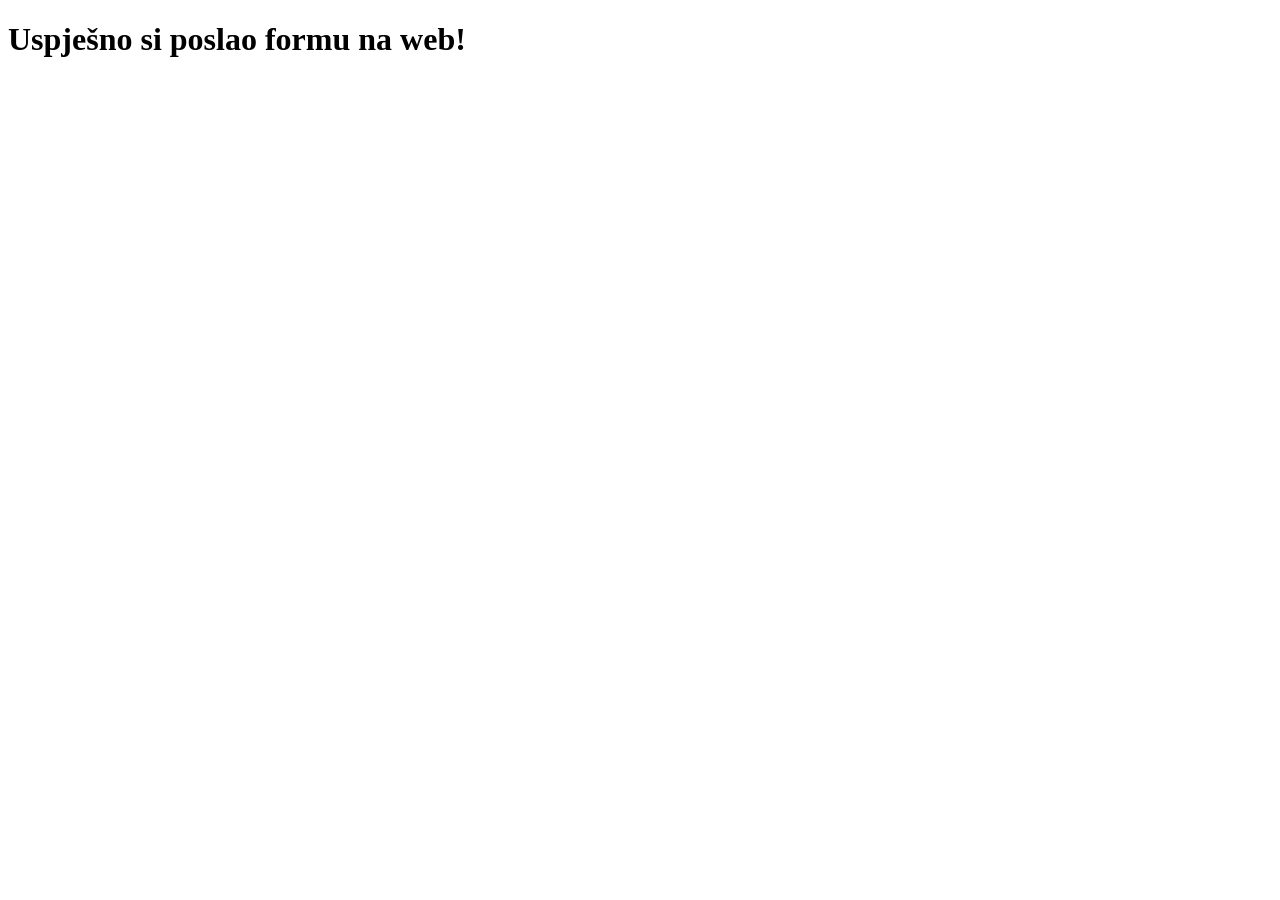
<file: uspjeh.html>
<!DOCTYPE html>
<html lang="en">
<head>
    <meta charset="UTF-8">
    <meta name="viewport" content="width=device-width, initial-scale=1.0">
    <title>Uspjeh</title>
</head>
<body>
    <h1>Uspješno si poslao formu na web!</h1>

</body>
</html>
</file>
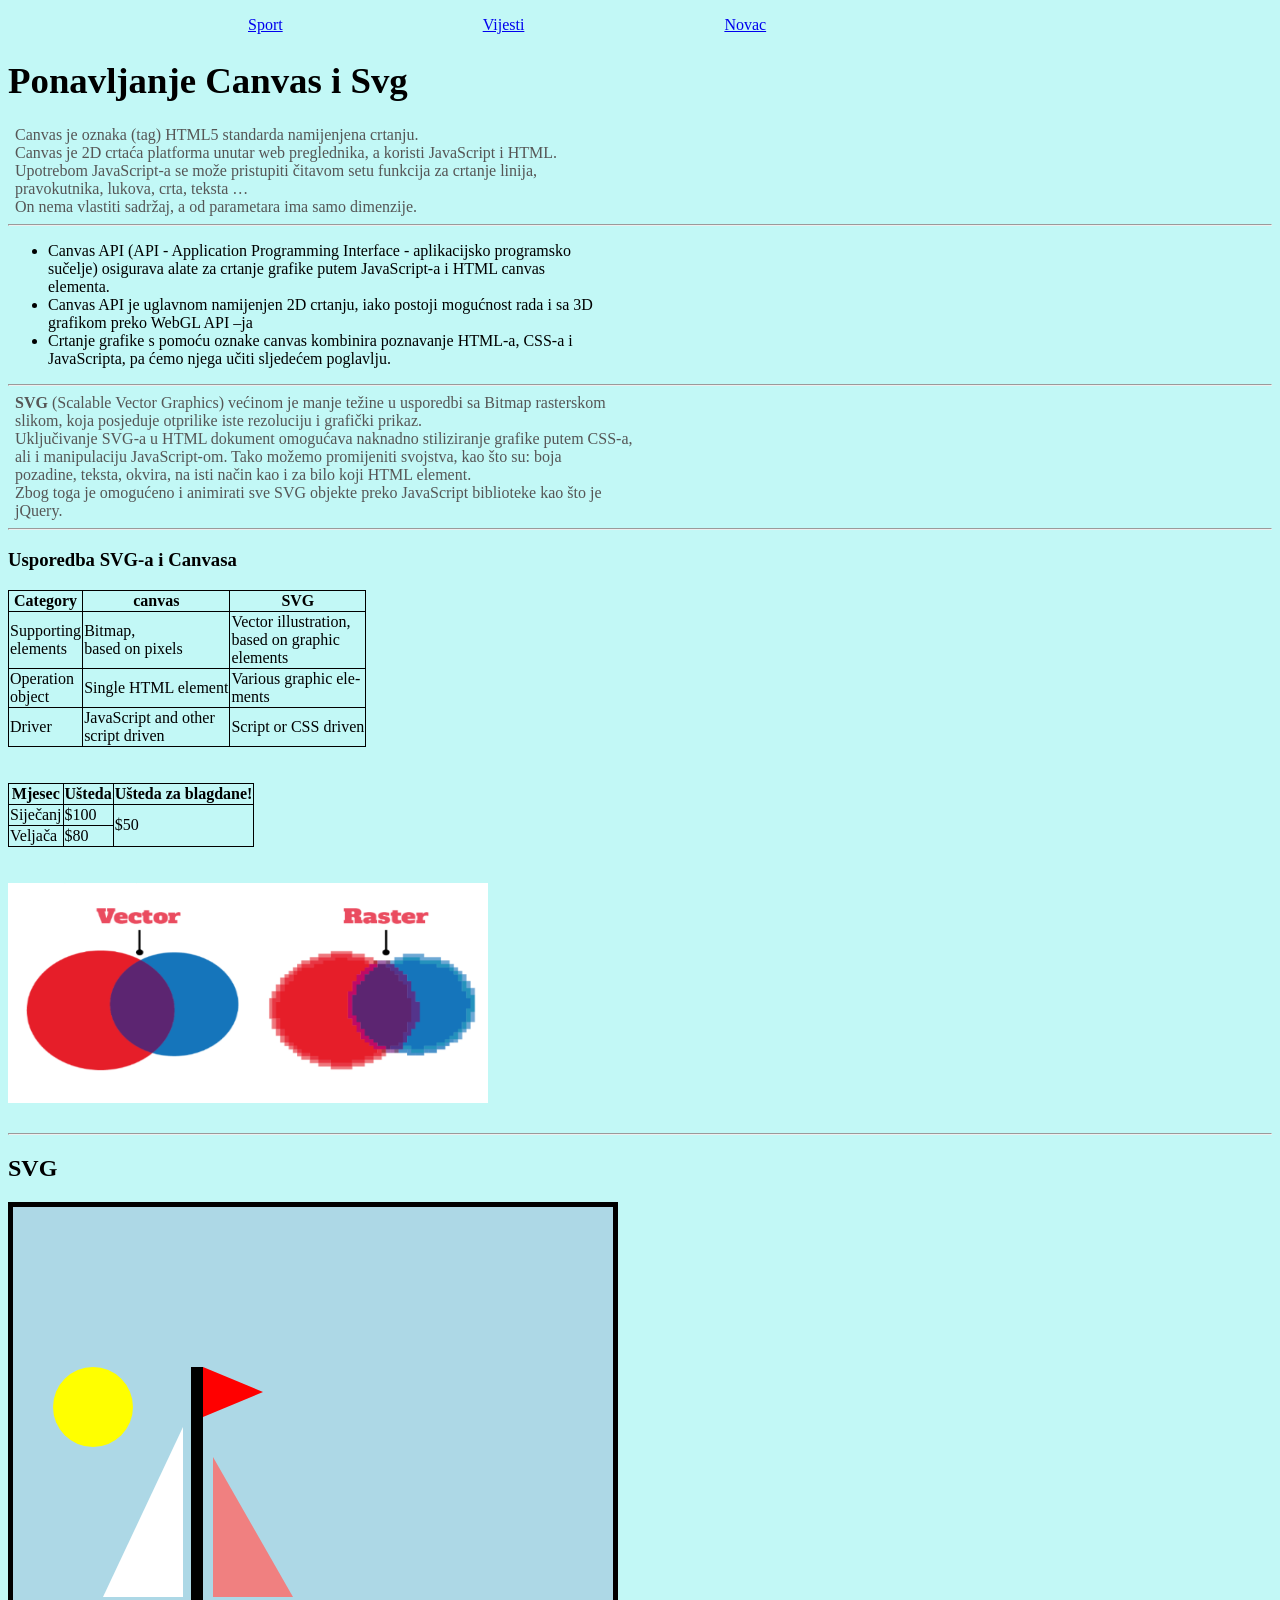
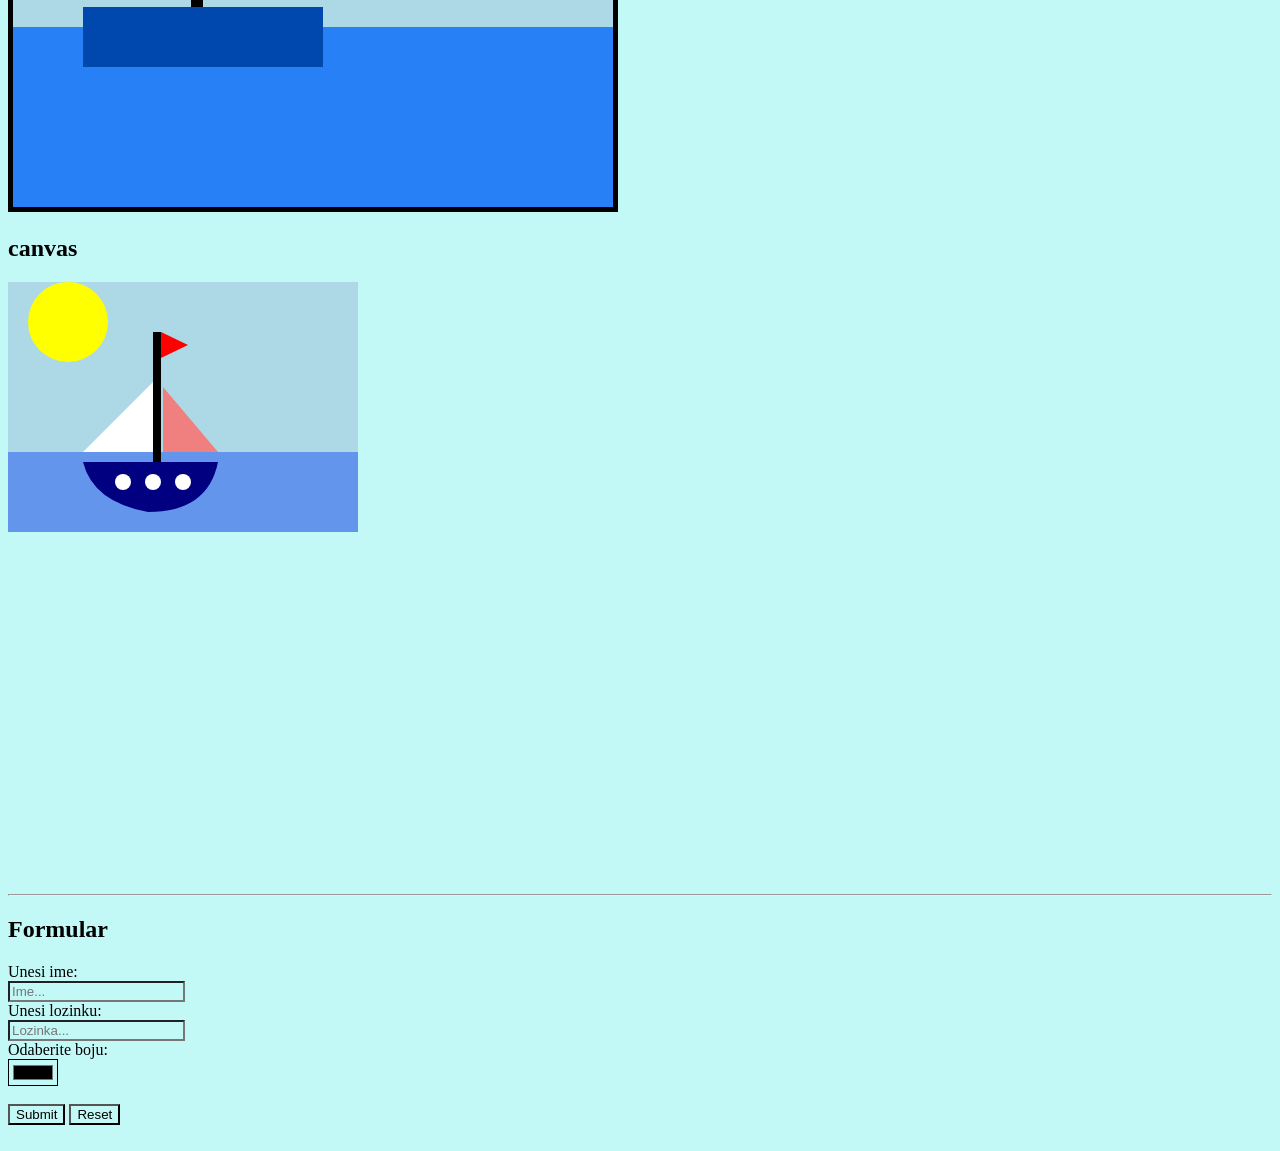
<file: zadaca1.html>
<!DOCTYPE html>
<html lang="en">
<head>
    <meta charset="UTF-8">
    <meta name="viewport" content="width=device-width, initial-scale=1.0">
    <title>Skriptni jezici</title>
</head>
<style>
table{
border-collapse: collapse;


}
td,th{
    border: 1px solid black;
}
*{
    background-color: #C2F8F6;
}
h1{
    font-style: bold;
    font-size: 2.3em;
}
p{
    margin: 7px;
    color: rgb(86 86 86 / 86);
}
img{
    width: 480px;
    height: 220px;
}
.navbar{
     list-style-type: none;
    display: flex;
}
.nav-ele{
    margin-left: 200px;
    text-align: center;
}
.button{
     
    
    background-color: #C2F8F6;
    
}
form{
border-radius: 3px;
width: 50%;

}
</style>
<body>
<ul class="navbar">
        <li class="nav-ele"><a href="./sport.html">Sport</a></li>
        <li class="nav-ele"><a href="./Vijesti.html">Vijesti</a></li>
        <li class="nav-ele"><a href="./novac.html">Novac</a></li>
    </ul>

    <h1>Ponavljanje Canvas i Svg</h1>
<p>Canvas je oznaka (tag) HTML5 standarda namijenjena crtanju. <br>
Canvas je 2D crtaća platforma unutar web preglednika, a koristi JavaScript i HTML. <br>
Upotrebom JavaScript-a se može pristupiti čitavom setu funkcija za crtanje linija, <br>
pravokutnika, lukova, crta, teksta … <br> On nema vlastiti sadržaj, a od parametara ima samo dimenzije.</p>
<hr>

<ul>
<li>Canvas API (API - Application Programming Interface - aplikacijsko programsko <br>
sučelje) osigurava alate za crtanje grafike putem JavaScript-a i HTML canvas <br>
elementa.</li>
<li>
    Canvas API je uglavnom namijenjen 2D crtanju, iako postoji mogućnost rada i sa 3D <br>
grafikom preko WebGL API –ja
</li>
<li>Crtanje grafike s pomoću oznake canvas kombinira poznavanje HTML-a, CSS-a i <br>
JavaScripta, pa ćemo njega učiti sljedećem poglavlju.</li></ul>
<hr>
<p><strong>SVG</strong>  (Scalable Vector Graphics) većinom je manje težine u usporedbi sa Bitmap rasterskom <br>
slikom, koja posjeduje otprilike iste rezoluciju i grafički prikaz. <br>
Uključivanje SVG-a u HTML dokument omogućava naknadno stiliziranje grafike putem CSS-a, <br>
ali i manipulaciju JavaScript-om. Tako možemo promijeniti svojstva, kao što su: boja <br>
pozadine, teksta, okvira, na isti način kao i za bilo koji HTML element. <br>
Zbog toga je omogućeno i animirati sve SVG objekte preko JavaScript biblioteke kao što je <br>
jQuery.</p>
<hr>
<h3>Usporedba SVG-a i Canvasa</h3>
<table>
<tr>
    <th>Category</th>
    <th>canvas</th>
    <th>SVG</th>
</tr>
<tr>
<td>Supporting <br> elements</td>
<td>Bitmap, <br> based on pixels</td>
<td>Vector illustration, <br> based on graphic <br> elements</td>

</tr>
<tr>
    <td>Operation <br> object</td>
    <td>Single HTML element</td>
    <td>Various graphic ele- <br> ments</td>
</tr>
<tr>
    <td>Driver</td>
<td>JavaScript and other <br> script driven</td>
<td>Script or CSS driven</td></tr>

</table>
<br>
<br>
<table>
<tr>
<th>Mjesec</th>
<th>Ušteda</th>
<th>Ušteda za blagdane!</th>
</tr>
<tr><td>Siječanj</td>
<td>$100</td>
<td rowspan="2">$50</td></tr>
<tr><td>Veljača</td>
<td>$80</td>
</tr>
</table>
<br>
<br>
<img src="./slike/Snimka zaslona 2026-10-09 180034.png" alt="Slika-vector_raster">
<br>
<br>
<hr>
<h2>SVG</h2>
<svg width="600" height="600" style="border: 5px solid black" >
       <rect width="100%" height="100%" fill="lightblue" />
       <circle cx="80" cy="200" r="40" fill="yellow" />
       <rect x="0" y="420" width="100%" height="30%" fill="#2780F5"/>
       <rect x="70" y="400" width="40%" height="10%" fill="#0048AD"/>
       <rect x="178" y="160" width="2%" height="40%" fill="AB0000"/>
       <polygon points="170,220 90,390 170,390" fill="white"/>
       <polygon points="200,250 280,390 200,390" fill="lightcoral"/>
       <polygon points="190,210 250,185 190,160" fill="red"/>
       <circle />
    </svg>
<h2>canvas</h2>

   

    <canvas id="brod" width="600" height="600"></canvas>

    <script>
        const c = document.getElementById("brod");
        const ctx = c.getContext("2d");

        ctx.fillStyle = "lightblue";
        ctx.fillRect(0, 0, 350, 170);

        ctx.fillStyle = "cornflowerblue";
        ctx.fillRect(0, 170, 350, 80);

        ctx.fillStyle = "yellow";
        ctx.beginPath();
        ctx.arc(60, 40, 40, 0, 3.14 * 2);
        ctx.fill();

        ctx.fillStyle = "white";
        ctx.beginPath();
        ctx.moveTo(145, 100);
        ctx.lineTo(75, 170);
        ctx.lineTo(145, 170);
        ctx.fill();

        ctx.fillStyle = "lightcoral";
        ctx.beginPath();
        ctx.moveTo(155, 105);
        ctx.lineTo(155, 170);
        ctx.lineTo(210, 170);
        ctx.fill();

        ctx.fillStyle = "black";
        ctx.fillRect(145, 50, 8, 130);

        ctx.fillStyle = "red";
        ctx.beginPath();
        ctx.moveTo(153, 50);
        ctx.lineTo(180, 63);
        ctx.lineTo(153, 76);
        ctx.fill();

        ctx.fillStyle = "navy";
        ctx.beginPath();
        ctx.moveTo(75, 180);
        ctx.lineTo(210, 180);
        ctx.quadraticCurveTo(200, 230, 140, 230);
        ctx.quadraticCurveTo(85, 220, 75, 180);
        ctx.fill();

        ctx.fillStyle = "white";

        [115, 145, 175].forEach(x => {
            ctx.beginPath();
            ctx.arc(x, 200, 8, 0, Math.PI * 2);
            ctx.fill();
        });
    </script>







<br>
<hr>
<h2>Formular</h2>
<form action="./uspjeh.html" method="get">
        <label for="name">Unesi ime:</label><br>
        <input required placeholder="Ime..." type="text" id="name"><br>
        <label for="prezime">Unesi lozinku:</label><br>
        <input required placeholder="Lozinka..." type="password" id="prezime"><br>
        <label for="boja">Odaberite boju:</label><br>
        <input type="color" id="boja"><br><br>
        <button class="button" type="submit">Submit</button>
        <button class="button" type="reset">Reset</button>
<br><br>
</form>


</body>
</html>
</file>
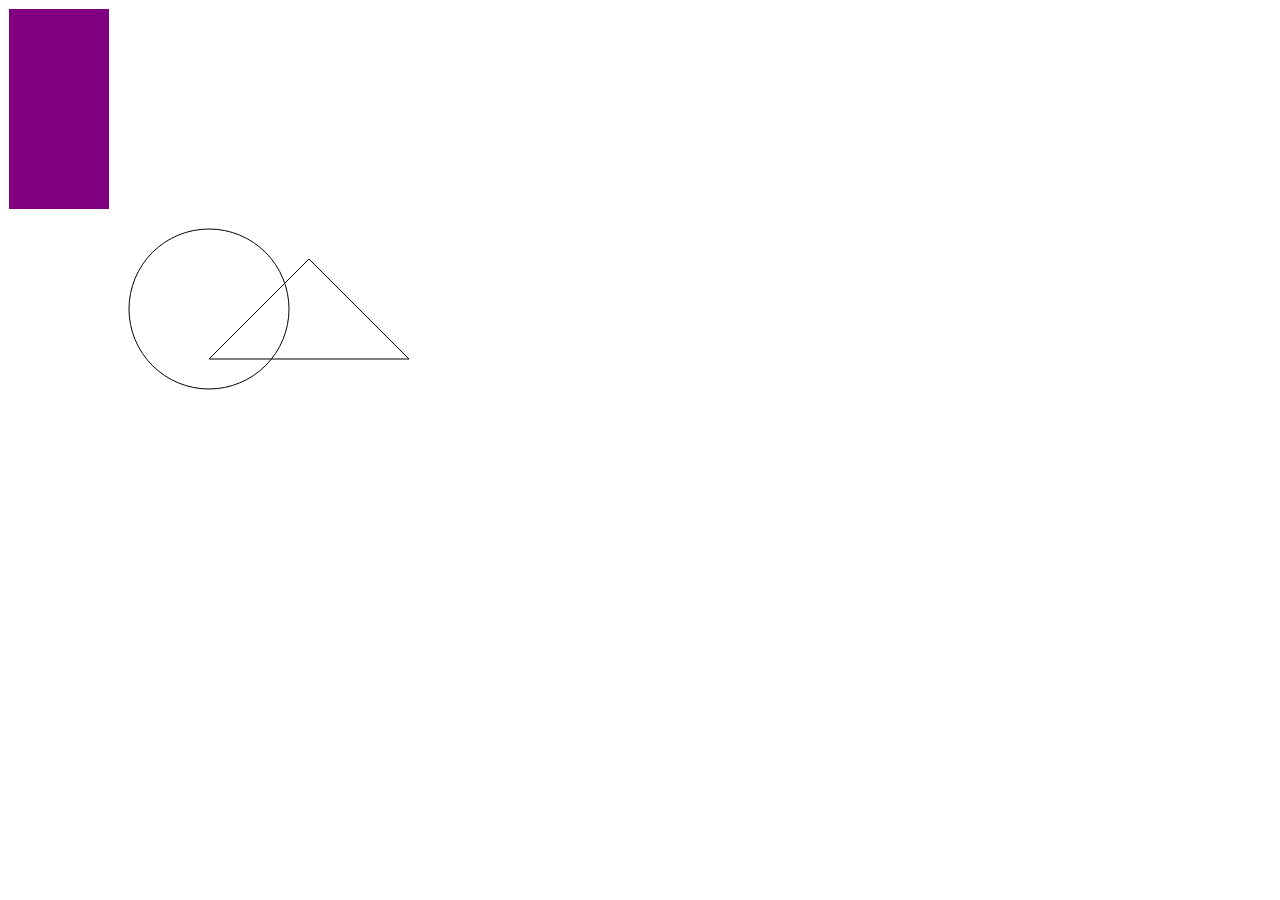
<file: canvas/canvas.html>
<!DOCTYPE html>
<html lang="en">
<head>
    <meta charset="UTF-8">
    <meta name="viewport" content="width=device-width, initial-scale=1.0">
    <title>canvas</title>
</head>

<body>
<canvas style="border: 1px solid white;" id="mycanvas" width="600" height="600">

</canvas>
<script>
    let c=document.getElementById("mycanvas");
    let ctx=c.getContext("2d");
    //pravokutnik
    ctx.beginPath();
    ctx.rect(0,0,100,200);
    ctx.fillStyle="purple";
    ctx.fill();

    //krug
    ctx.beginPath();
    ctx.arc(200, 300, 80, 0,2* Math.PI);
    ctx.stroke();

    //trokut
    ctx.beginPath();
    ctx.moveTo(300, 250);
    ctx.lineTo(400, 350);
    ctx.lineTo(200,350);
    ctx.lineTo(300,250);
    ctx.stroke();
    
    

</script>    


</body>
</html>
</file>
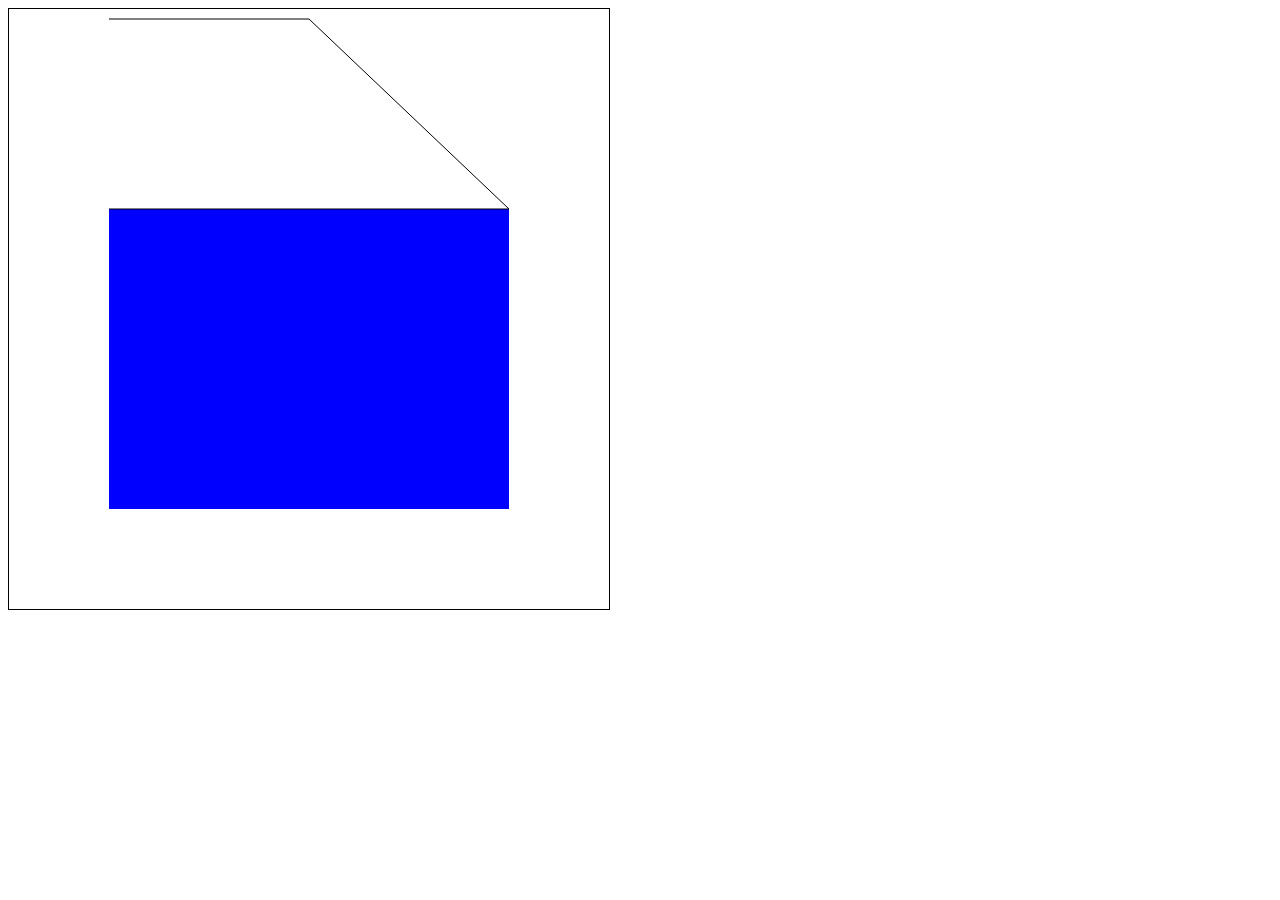
<file: canvas/canvas2.html>
<!DOCTYPE html>
<html lang="en">
<head>
    <meta charset="UTF-8">
    <meta name="viewport" content="width=device-width, initial-scale=1.0">
    <title>Document</title>
</head>
<body>
    <canvas style="border: 1px solid rgb(0, 0, 0);" id="mycanvas" width="600" height="600">

</canvas>
<script>
    let c=document.getElementById("mycanvas");
    let ctx=c.getContext("2d");
    
    ctx.beginPath();
    ctx.rect(100,200,400,300);
    ctx.fillStyle="blue";
    ctx.fill();

    ctx.beginPath();
    ctx.moveTo(100,200);
    ctx.lineTo(500,200);
    ctx.lineTo(300,10);
    ctx.lineTo(100,10);
    ctx.stroke();
    
    

</script>    



</body>
</html>
</file>
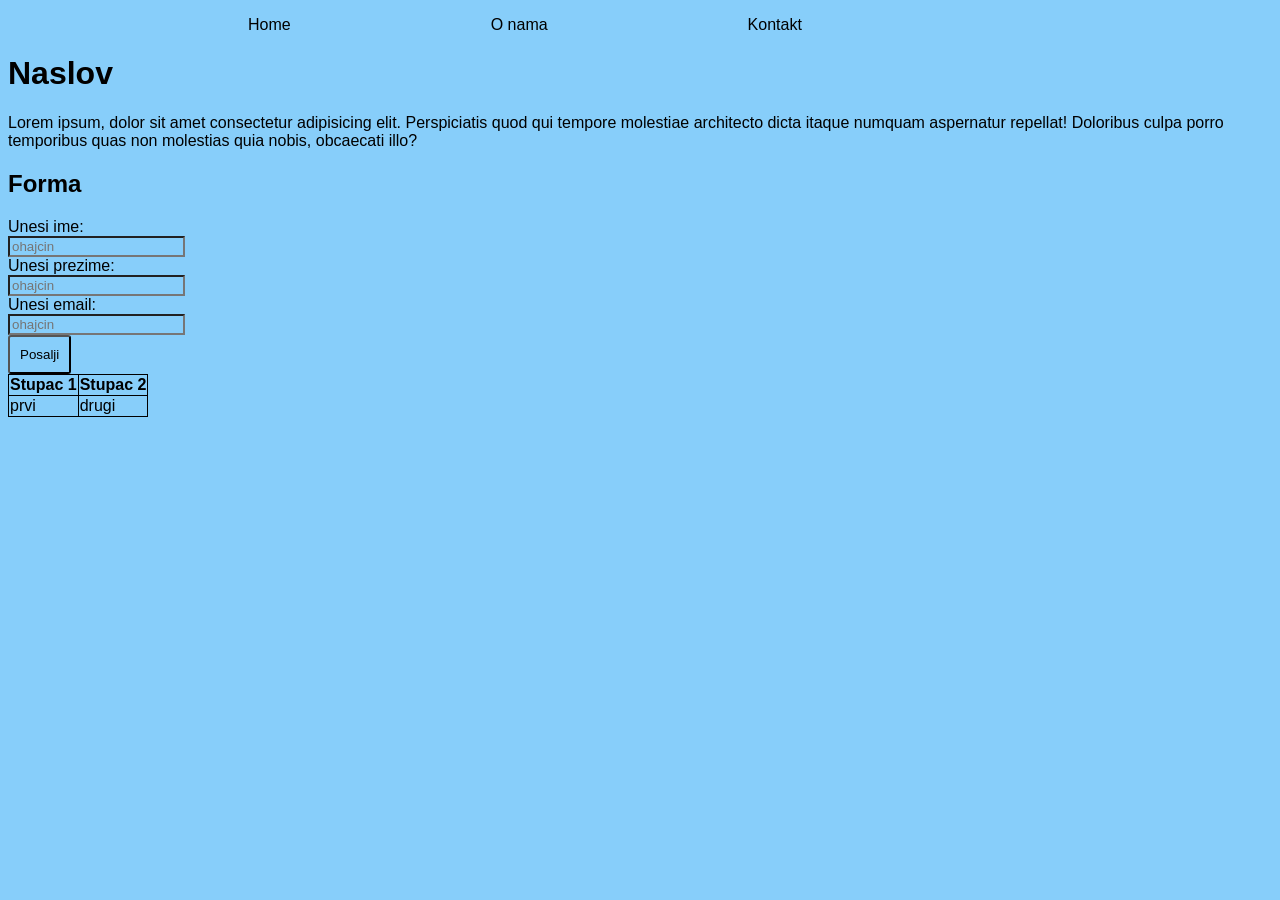
<file: styles/ponavljanje.html>
<!DOCTYPE html>
<html lang="en">
<head>
    <meta charset="UTF-8">
    <meta name="viewport" content="width=device-width, initial-scale=1.0">
    <title>Ponavljanje</title>
    <link rel="stylesheet" href="./styles.css">
</head>
<style>



</style>
<body>
    <ul>
        <li>Home</li>
        <li>O nama</li>
        <li>Kontakt</li>
    </ul>
    <h1>Naslov</h1>
    <p>Lorem ipsum, dolor sit amet consectetur adipisicing elit. Perspiciatis quod qui tempore molestiae architecto dicta itaque numquam aspernatur repellat! Doloribus culpa porro temporibus quas non molestias quia nobis, obcaecati illo?</p>
    <h2>Forma</h2>
    <form action="" method="get">
        <label for="name">Unesi ime:</label><br>
        <input required placeholder="ohajcin" type="text" id="name"><br>
        <label for="prezime">Unesi prezime:</label><br>
        <input required placeholder="ohajcin" type="text" id="prezime"><br>
        <label for="email">Unesi email:</label><br>
        <input required placeholder="ohajcin" type="mail" id="email"><br>
        <button class="ohajcic" type="submit">Posalji</button>

<script>
        const c = document.getElementById("brod");
        const ctx = c.getContext("2d");

        ctx.fillStyle = "lightblue";
        ctx.fillRect(0, 0, 350, 170);

        ctx.fillStyle = "cornflowerblue";
        ctx.fillRect(0, 170, 350, 80);

        ctx.fillStyle = "yellow";
        ctx.beginPath();
        ctx.arc(60, 40, 40, 0, 3.14 * 2);
        ctx.fill();

        ctx.fillStyle = "white";
        ctx.beginPath();
        ctx.moveTo(145, 100);
        ctx.lineTo(75, 170);
        ctx.lineTo(145, 170);
        ctx.fill();

        ctx.fillStyle = "red";
        ctx.beginPath();
        ctx.moveTo(155, 105);
        ctx.lineTo(155, 170);
        ctx.lineTo(210, 170);
        ctx.fill();

        ctx.fillStyle = "black";
        ctx.fillRect(145, 50, 8, 130);

        ctx.fillStyle = "red";
        ctx.beginPath();
        ctx.moveTo(153, 50);
        ctx.lineTo(180, 63);
        ctx.lineTo(153, 76);
        ctx.fill();

        ctx.fillStyle = "navy";
        ctx.beginPath();
        ctx.moveTo(75, 180);
        ctx.lineTo(210, 180);
        ctx.quadraticCurveTo(200, 230, 140, 230);
        ctx.quadraticCurveTo(85, 220, 75, 180);
        ctx.fill();

        ctx.fillStyle = "white";

        [115, 145, 175].forEach(x => {
            ctx.beginPath();
            ctx.arc(x, 200, 8, 0, Math.PI * 2);
            ctx.fill();
        });
    </script>
        


    </form>
    <table>
        <tr>
            <th>Stupac 1</th>
            <th>Stupac 2</th>
        </tr>
    <tr>
        <td>prvi</td>
        <td>drugi</td>
    </tr>
    

    </table>







</body>
</html>
</file>
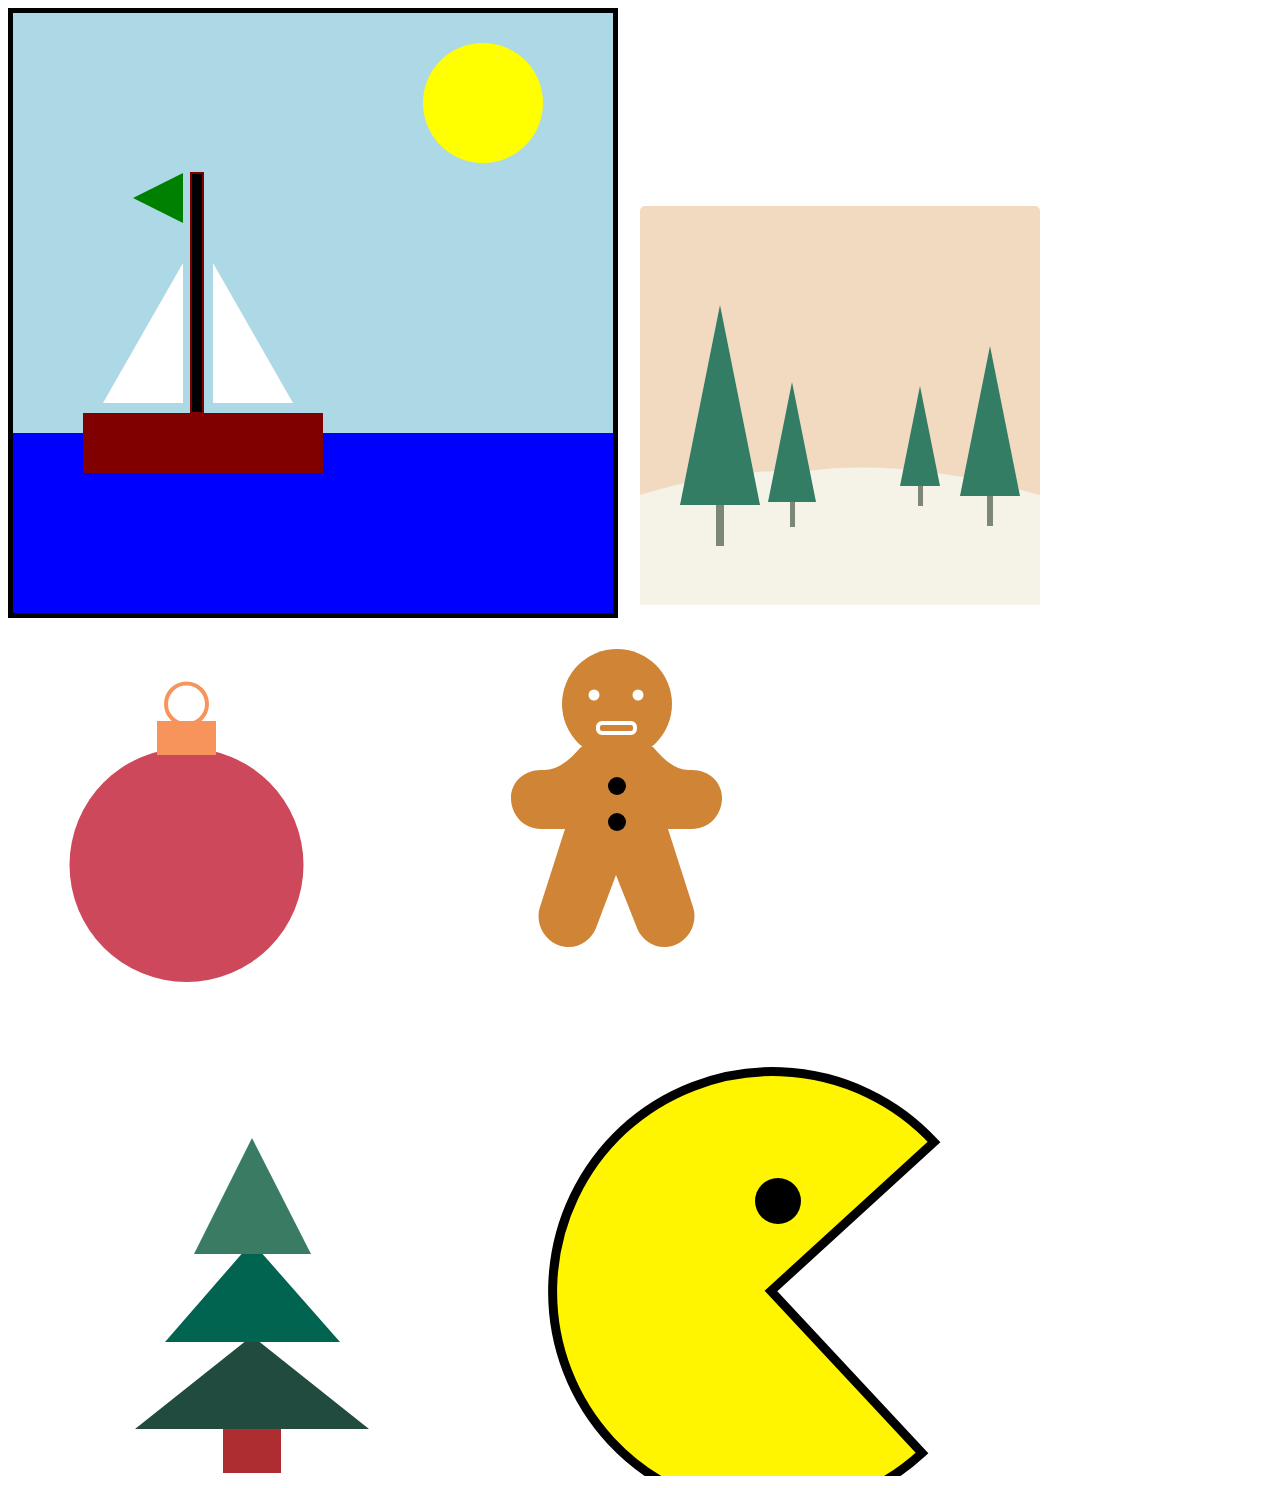
<file: svg/zad.html>
<!DOCTYPE html>
<html lang="hr">
<head>
  <meta charset="UTF-8">
  <meta name="viewport" content="width=device-width, initial-scale=1.0">
  <title>Jedrilica - SVG</title>

  <style>
     .gingerbread {
                    fill: #cf8436;
                  }

                  .eye,
                  .button {
                    fill: #000;
                  }

                  .mouth {
                    fill: none;
                    stroke: white;
                    stroke-width: 4;
                    stroke-linecap: round;
                  }
                 
      .gingerbread {
        fill: #cf8436;
      }
      .button {
     fill: #000;
     }

    .mouth {
     fill: none;
     stroke: white;
     stroke-width: 4;
     stroke-linecap: round;
    }
     .tree-top {
        fill: #397b63;
    }

    .tree-middle {
        fill: #006451;
    }

    .tree-bottom {
        fill: #214b3f;
    }

    .trunk {
        fill: #ad2d31;
    }
    .pacman {
        fill: #fff500;
        stroke: #000000;
        stroke-width: 9;
        stroke-linejoin: miter;
    }

    .eye {
        fill: #ffffff;
    }
    .eye1{
      fill: black;
    }
      
                  
  </style>
</head>

<body>

  <svg width="600" height="600" style="border: 5px solid black" >
       <rect width="100%" height="100%" fill="lightblue" />
       <circle cx="470" cy="90" r="60" fill="yellow" />
       <rect x="0" y="420" width="100%" height="30%" fill="blue"/>
       <rect x="70" y="400" width="40%" height="10%" fill="maroon"/>
       <rect x="178" y="160" width="2%" height="40%" fill="black" stroke="maroon" stroke-width="2"/>
       <polygon points="170,250 90,390 170,390" fill="white"/>
       <polygon points="200,250 280,390 200,390" fill="white"/>
       <polygon points="170,210 120,185 170,160" fill="green"/>
    </svg>
     <svg width="475" height="425">
        <rect x="18" y="13" width="400" height="399" rx="5" fill="#f2dac1"/>
        <path d="M18 302 Q105 275 185 278 Q285 265 418 302 L418 412 L18 412 Z" fill="#f5f3e8"/>
        <rect x="94" y="305" width="8" height="48" fill="#7d8778" />
        <polygon points="98,112 58,312 138,312" fill="#337d65" />
        <rect x="168" y="307" width="5" height="27" fill="#7d8778" />
        <polygon points="170,189 146,309 194,309" fill="#337d65" />
        <rect x="296" y="291" width="5" height="22" fill="#7d8778" />
        <polygon points="298,193 278,293 318,293" fill="#337d65" />
        <rect x="365" y="301" width="6" height="32" fill="#7d8778" />
        <polygon points="368,153 338,303 398,303" fill="#337d65" />
    </svg>
    <svg width="475" height="425">
        <circle cx="178.5" cy="243" r="117" fill="#CE485C"/>
        <rect x="149" y="99" width="59" height="34" fill="#F7945B"/>
        <circle cx="178.5" cy="82" r="20.5" fill="none" stroke="#F7945B" stroke-width="4"/>
    </svg>
    <svg width="475" height="425">
        <circle class="gingerbread" cx="130" cy="82" r="55" />
        <path class="gingerbread" d="M 94 125 C 82 139, 70 148, 57 148 L 54 148 C 37 148, 24 160, 24 176 C 24 193, 37 207, 54 207 L 78 207 L 53 285 C 48 300, 56 317, 71 323 C 87 329, 103 321, 109 306 L 129 253 L 150 306 C 156 321, 172 329, 188 323 C 203 317, 211 300, 206 285 L 181 207 L 205 207 C 222 207, 235 193, 235 176 C 235 160, 222 148, 205 148 L 202 148 C 189 148, 178 139, 166 125 Z"/>
        <circle class="eye" cx="107" cy="73" r="5.5" />
        <circle class="eye" cx="151" cy="73" r="5.5" />
        <rect class="mouth" x="111" y="101" width="37" height="10" rx="4"/>
        <circle class="button" cx="130" cy="164" r="9"/>
        <circle class="button" cx="130" cy="200" r="9"/>
    </svg>

    <svg width="475" height="425" viewBox="0 0 475 425">
    <rect class="trunk" x="215" y="378" width="58" height="44" />
    <path class="tree-bottom"
          d="M 244 285 L 127 378 L 361 378 Z" />
    <path class="tree-middle"
          d="M 244 191 L 157 291 L 332 291 Z" />
    <path class="tree-top"
          d="M 244 87 L 186 203 L 303 203 Z" />
  </svg>
  <svg width="475" height="425">
    <path class="pacman" d="M 447 91 A 220 220 0 1 0 435 402 L 284 240 Z" />
    <circle class="eye1" cx="291" cy="150" r="23" />
  </svg>


</body>
</html>
</file>
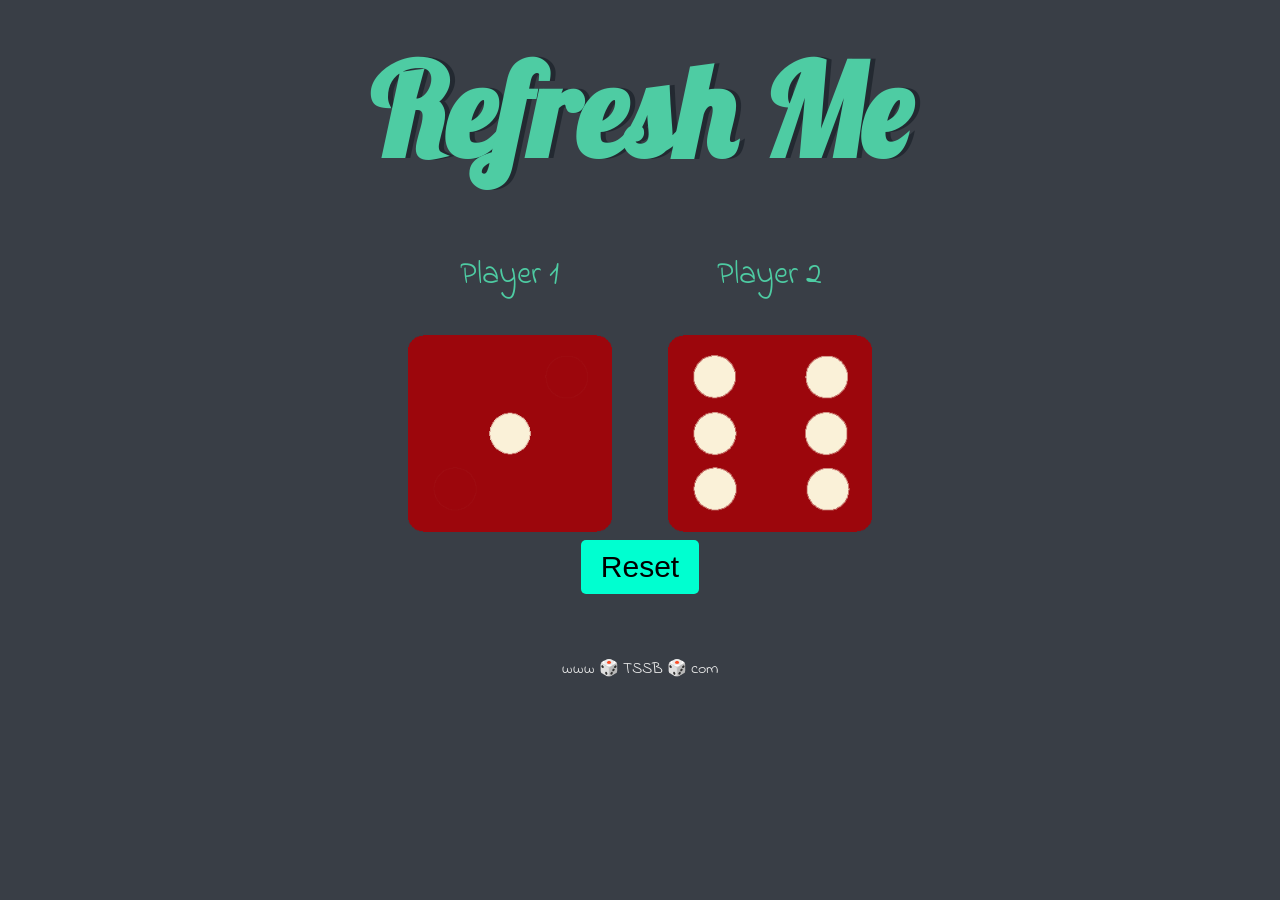
<file: kockice/kockice/kockice.html>
<!DOCTYPE html>
<html lang="en" dir="ltr">
  <head>
    <meta charset="utf-8" />
    <title>Dicee</title>
    <link rel="stylesheet" href="styles.css" />
    <link
      href="https://fonts.googleapis.com/css?family=Indie+Flower|Lobster"
      rel="stylesheet"
    />
  </head>
  <style>
    .b1{
        padding: 10px 20px;
      cursor: pointer;
      background-color: rgb(0, 255, 208);
      color: black;
      border: none;
      border-radius: 5px;
      font-size: 30px;
        
    }
  </style>
  <body>
    <div class="container">
      <h1>Refresh Me</h1>

      <div class="dice">
        <p>Player 1</p>
        <img class="img1" src="./images/dice6.png" />
      </div>

      <div class="dice">
        <p>Player 2</p>
        <img class="img2" src="./images/dice6.png" />
      </div><br>
      <button onclick="window.location.reload();" class="b1">Reset</button>
    </div>
    

    <footer>www 🎲 TSSB 🎲 com</footer>
    <script>
      


    </script>
  </body>
  <script src="index.js"></script>
</html>
</file>
<file: styles/styles.css>
*{
    font-family: Arial, Helvetica, sans-serif;
    background-color: lightskyblue;
    

}
.ohajcic{
    border-radius: 3px;
    padding: 10px;

    
}
ul{
    list-style-type: none;
    display: flex;
    

}
li{
margin-left: 200px;
    text-align: center;

}
th,td{
border: 1px solid black;



}
table{
border-collapse: collapse;

}
</file>
<file: kockice/kockice/styles.css>
.container {
  width: 70%;
  margin: auto;
  text-align: center;
  
}

.dice {
  text-align: center;
  display: inline-block;

}

body {
  background-color: #393E46;
}

h1 {
  margin: 30px;
  font-family: 'Lobster', cursive;
  text-shadow: 5px 0 #232931;
  font-size: 8rem;
  color: #4ECCA3;
}

p {
  font-size: 2rem;
  color: #4ECCA3;
  font-family: 'Indie Flower', cursive;
}

img {
  width: 80%;
}

footer {
  margin-top: 5%;
  color: #EEEEEE;
  text-align: center;
  font-family: 'Indie Flower', cursive;

}
</file>
